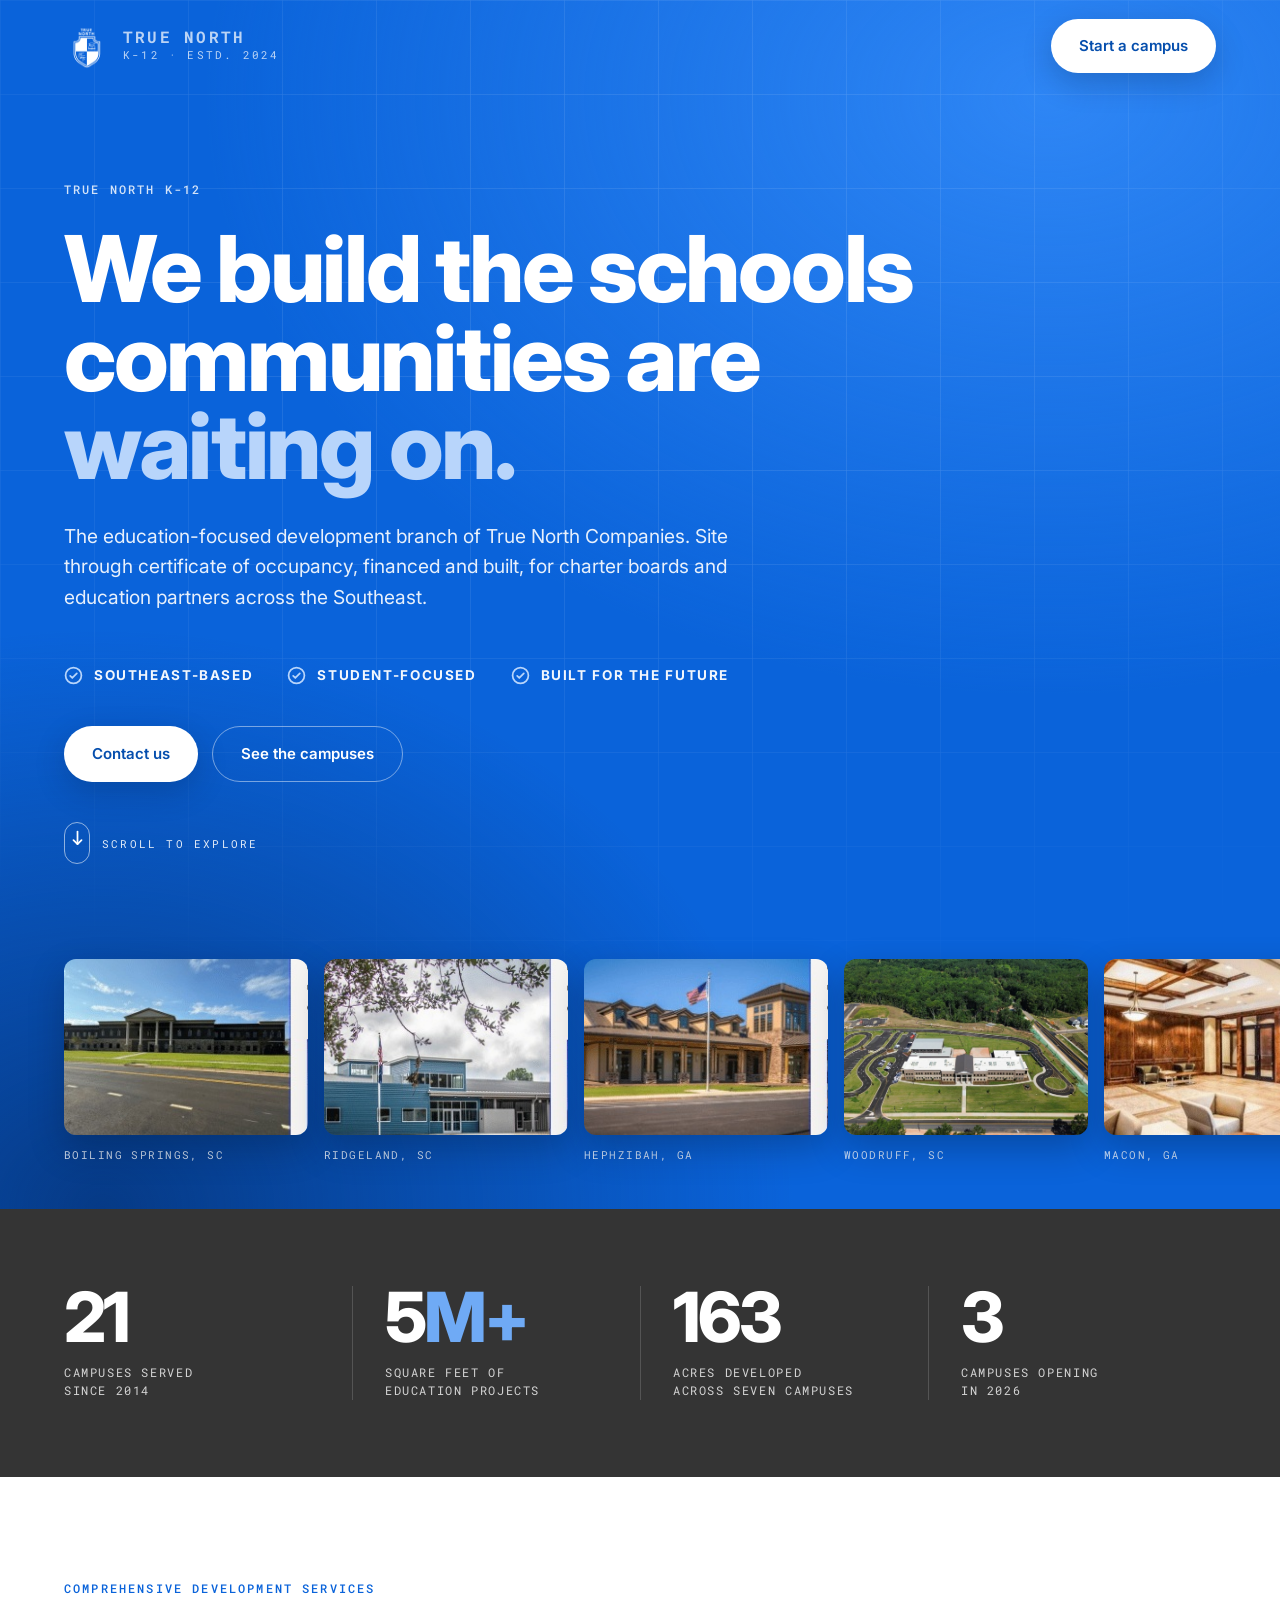
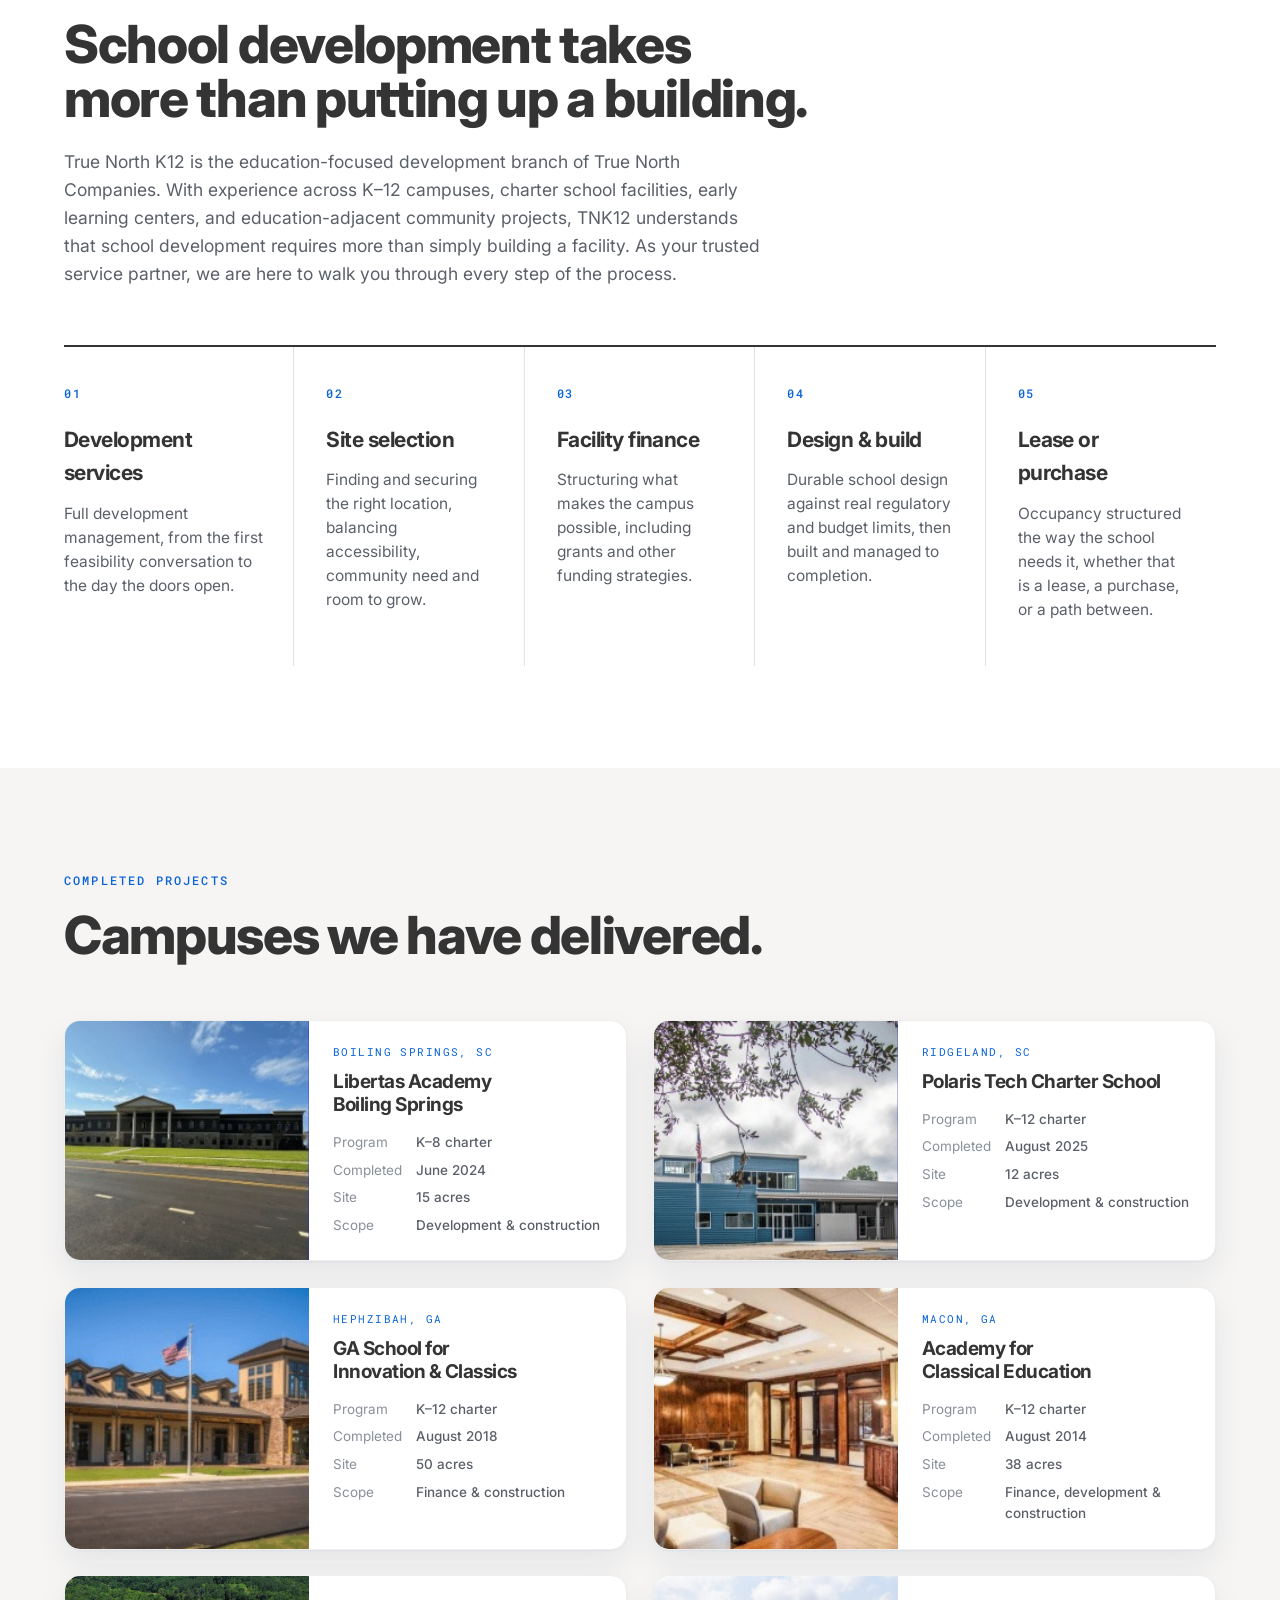
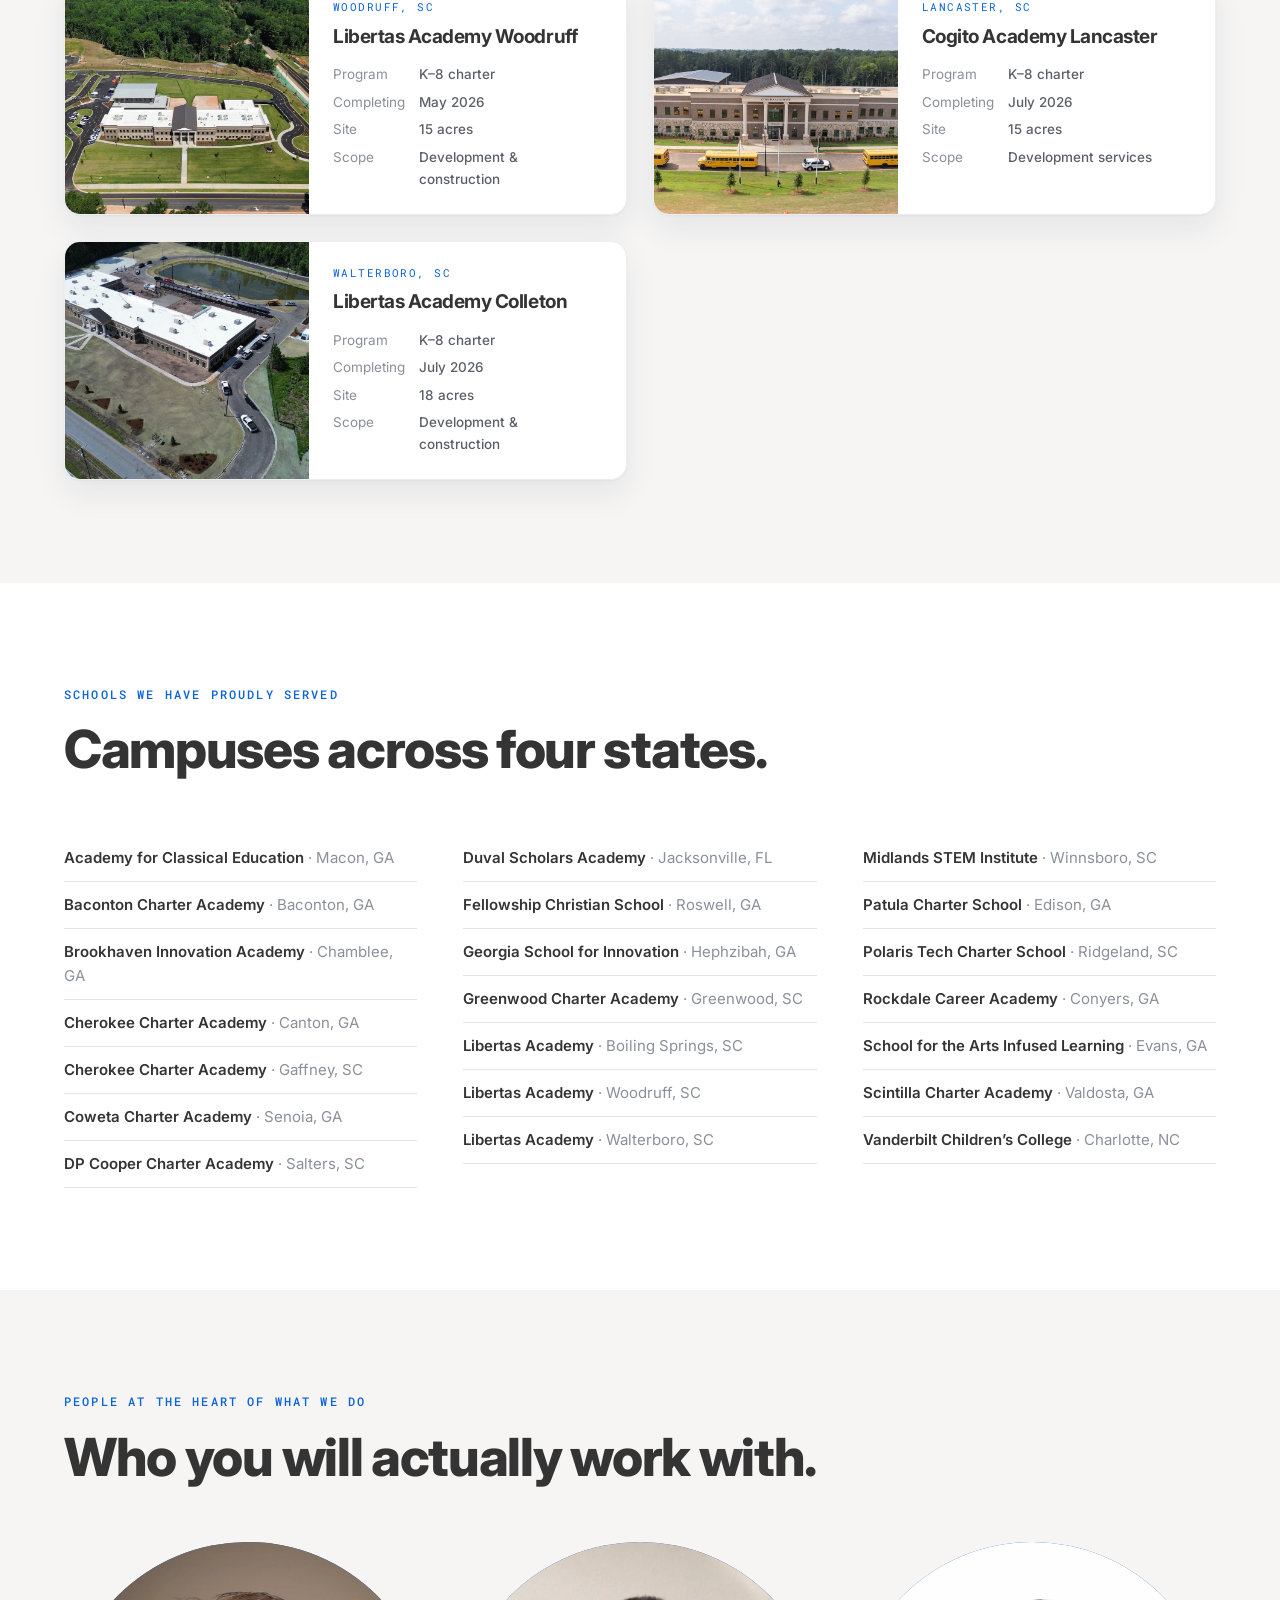
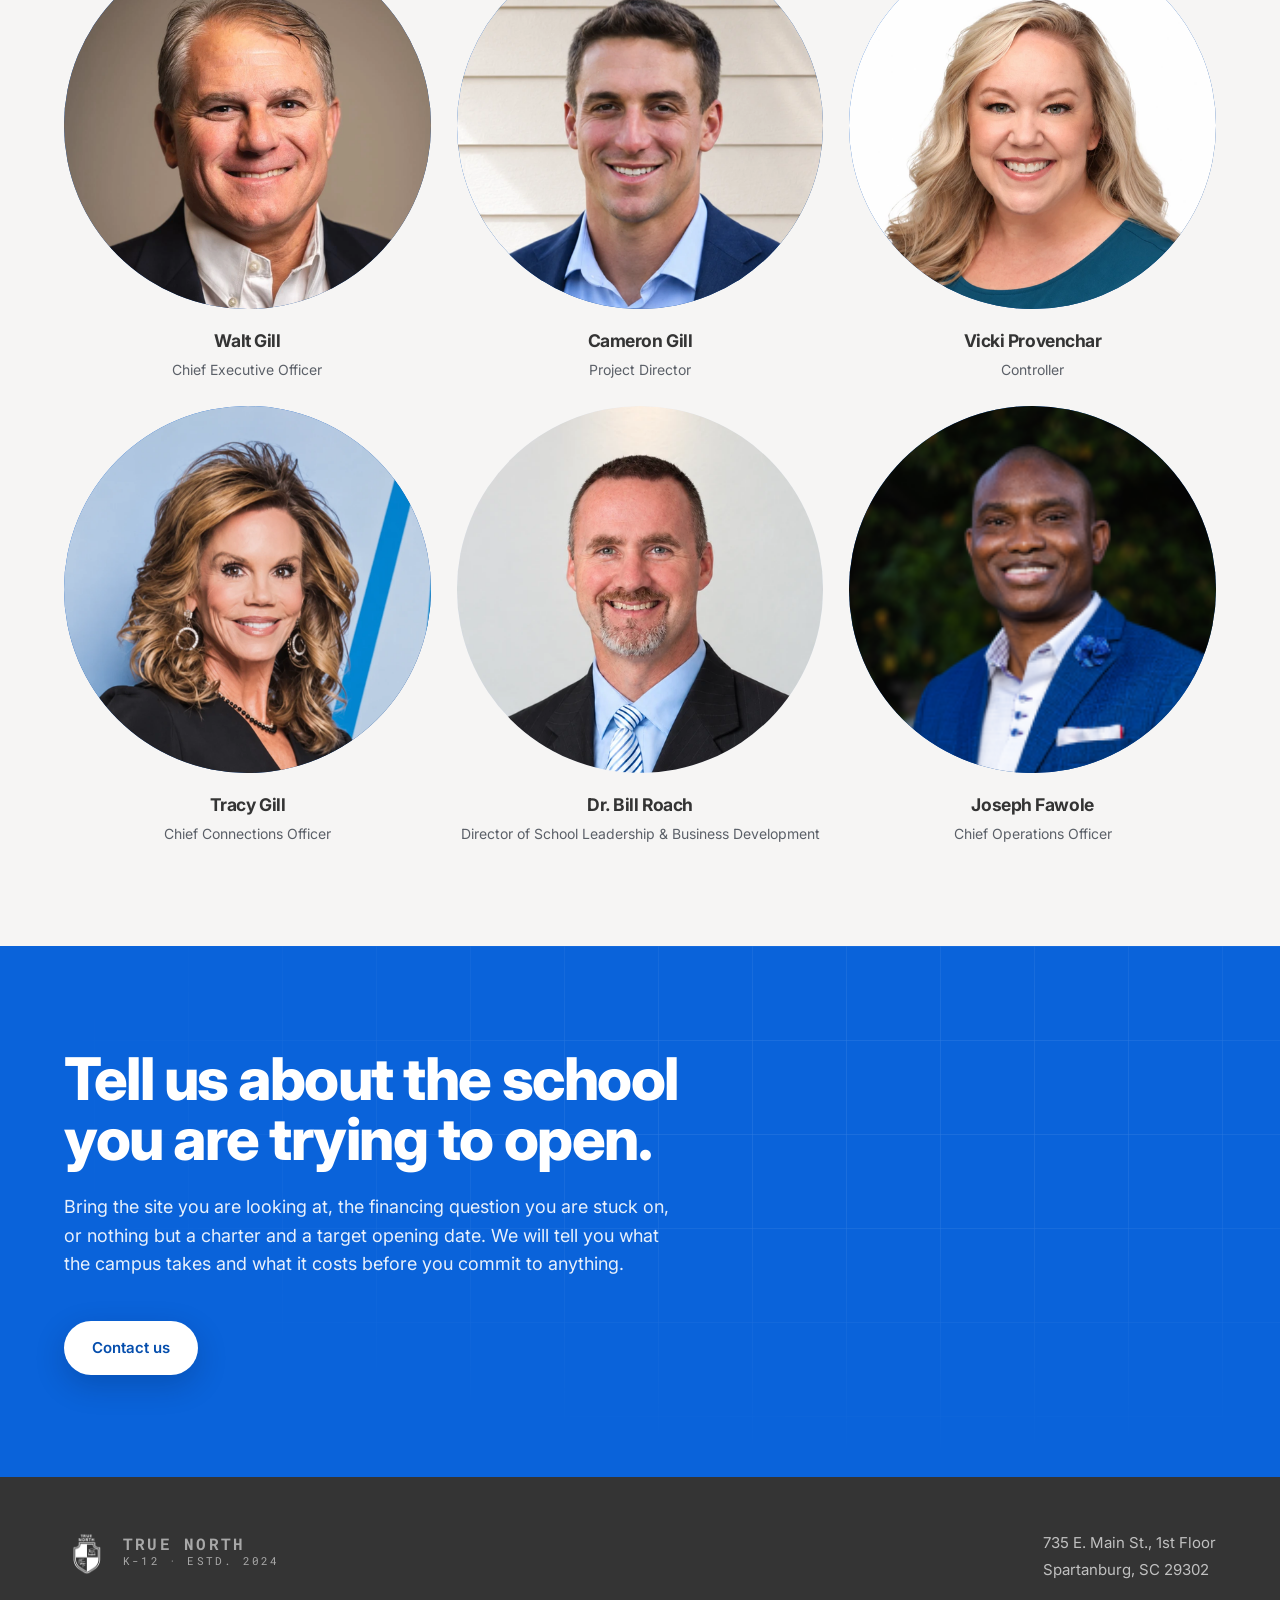
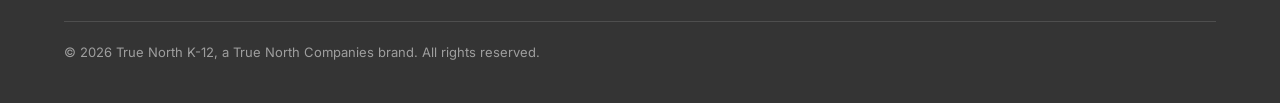
<file: index.html>
<!DOCTYPE html>
<meta charset="utf-8">
<meta name="viewport" content="width=device-width, initial-scale=1">
<title>True North K-12</title>
<meta name="description" content="True North K-12 is the education-focused development branch of True North Companies. Site selection, facility finance, design and build, and lease or purchase options for charter schools across the Southeast.">
<link rel="canonical" href="https://truenorth-k12.com/">

<meta property="og:type" content="website">
<meta property="og:site_name" content="True North K-12">
<meta property="og:url" content="https://truenorth-k12.com/">
<meta property="og:title" content="True North K-12">
<meta property="og:description" content="True North K-12 is the education-focused development branch of True North Companies. Site selection, facility finance, design and build, and lease or purchase options for charter schools across the Southeast.">
<meta property="og:image" content="https://truenorth-k12.com/assets/og-card.jpg">
<meta property="og:image:type" content="image/jpeg">
<meta property="og:image:width" content="1200">
<meta property="og:image:height" content="630">
<meta property="og:image:alt" content="True North K-12. We build the schools communities are waiting on.">

<meta name="twitter:card" content="summary_large_image">
<meta name="twitter:title" content="True North K-12">
<meta name="twitter:description" content="True North K-12 is the education-focused development branch of True North Companies. Site selection, facility finance, design and build, and lease or purchase options for charter schools across the Southeast.">
<meta name="twitter:image" content="https://truenorth-k12.com/assets/og-card.jpg">

<link rel="icon" type="image/png" href="assets/tnk12-shield.png">
<link rel="preconnect" href="https://fonts.googleapis.com">
<link rel="preconnect" href="https://fonts.gstatic.com" crossorigin>
<link rel="stylesheet" href="https://fonts.googleapis.com/css2?family=Inter:wght@300;400;500;600;700;800;900&family=Roboto+Mono:wght@400;500&display=swap">

<style>
  /* ===========================================================
     True North K-12 — TNK12 Canva brand kit.
     cobalt #0A63DA · deep #054EAD · charcoal #343434
     paper #F6F6F6 · warm ground #F6F5F4.   Light mode only.
     =========================================================== */
  :root {
    --cobalt:      #0A63DA;
    --cobalt-deep: #054EAD;
    --cobalt-dark: #073A80;
    --cobalt-lift: #3D8BF0;
    --cobalt-wash: #EAF1FD;

    --ink:       #343434;
    --ink-soft:  #5B6068;
    --ink-faint: #8A9099;

    --ground:     #FFFFFF;
    --ground-alt: #F6F5F4;
    --paper:      #F6F6F6;
    --rule:       #E4E3E1;
    --rule-soft:  #EFEEEC;

    --face: "Inter", "Segoe UI", Helvetica, Arial, sans-serif;
    --mono: "Roboto Mono", "SF Mono", Consolas, monospace;

    --measure: 64ch;
    --shell: 1560px;
  }

  * , *::before, *::after { box-sizing: border-box; }

  body {
    margin: 0;
    background: var(--ground);
    color: var(--ink);
    font-family: var(--face);
    font-size: 17px;
    line-height: 1.6;
    -webkit-font-smoothing: antialiased;
    text-rendering: optimizeLegibility;
    overflow-x: hidden;
  }
  h1, h2, h3 { margin: 0; text-wrap: balance; letter-spacing: -0.025em; }
  p { margin: 0; }
  img { max-width: 100%; display: block; }
  a { color: var(--cobalt); text-underline-offset: 3px; }
  :focus-visible { outline: 2px solid var(--cobalt-lift); outline-offset: 3px; border-radius: 3px; }

  .shell { width: 100%; max-width: var(--shell); margin-inline: auto; padding-inline: clamp(20px, 5vw, 68px); }

  .eyebrow {
    font-family: var(--mono); font-size: 12px; font-weight: 500;
    letter-spacing: .18em; text-transform: uppercase; color: var(--cobalt);
  }

  .btn {
    display: inline-flex; align-items: center; gap: 10px;
    padding: 15px 28px; border-radius: 999px;
    font-size: 15px; font-weight: 600; text-decoration: none;
    transition: transform .18s ease, background .18s ease, box-shadow .18s ease;
  }
  .btn svg { width: 16px; height: 16px; }
  .btn--on-cobalt { background: #FFFFFF; color: var(--cobalt-deep); box-shadow: 0 10px 30px rgba(3,24,56,.22); }
  .btn--on-cobalt:hover { transform: translateY(-2px); background: var(--paper); }
  .btn--solid { background: var(--cobalt); color: #FFFFFF; box-shadow: 0 10px 28px rgba(10,99,218,.26); }
  .btn--solid:hover { transform: translateY(-2px); background: var(--cobalt-deep); }
  .btn--wire { border: 1px solid rgba(255,255,255,.45); color: #FFFFFF; }
  .btn--wire:hover { border-color: #FFFFFF; background: rgba(255,255,255,.1); }

  /* ---------------- masthead, no tabs ---------------- */
  .masthead { position: absolute; inset: 0 0 auto; z-index: 30; }
  .masthead__row { display: flex; align-items: center; gap: 20px; min-height: 92px; }
  .lockup { display: flex; align-items: center; gap: 13px; text-decoration: none; color: #FFFFFF; }
  .lockup img { width: 46px; height: 46px; flex: none; }
  .lockup b { display: block; font-size: 16px; font-weight: 700; letter-spacing: .14em; line-height: 1.1; }
  .lockup span { display: block; font-family: var(--mono); font-size: 11px; letter-spacing: .2em; color: rgba(255,255,255,.72); }
  .masthead .btn { margin-left: auto; }
  @media (max-width: 560px) { .masthead .btn { padding: 12px 18px; font-size: 13.5px; } }

  /* ---------------- hero ---------------- */
  .hero {
    position: relative; isolation: isolate;
    background: var(--cobalt);
    color: #FFFFFF;
    padding: clamp(150px, 20vh, 210px) 0 0;
    overflow: hidden;
  }
  .hero::before {
    content: ""; position: absolute; inset: 0; z-index: -2;
    background:
      radial-gradient(120% 90% at 82% 8%, #2E86F5 0%, rgba(46,134,245,0) 55%),
      radial-gradient(90% 80% at 8% 100%, #063A86 0%, rgba(6,58,134,0) 60%),
      var(--cobalt);
  }
  /* fine engineering grid, drawn not imported */
  .hero::after {
    content: ""; position: absolute; inset: 0; z-index: -1; opacity: .16;
    background-image:
      linear-gradient(rgba(255,255,255,.55) 1px, transparent 1px),
      linear-gradient(90deg, rgba(255,255,255,.55) 1px, transparent 1px);
    background-size: 94px 94px;
    mask-image: radial-gradient(110% 80% at 50% 25%, #000 25%, transparent 78%);
  }

  .hero__inner { position: relative; }
  .hero h1 {
    font-size: clamp(44px, 7.2vw, 104px);
    font-weight: 800;
    line-height: .96;
    max-width: 20ch;
  }
  .hero h1 em { font-style: normal; color: #B8D5FB; }
  .hero__eyebrow { color: rgba(255,255,255,.82); margin-bottom: 26px; }
  .hero__lede { margin-top: 30px; max-width: 58ch; font-size: clamp(17px, 1.5vw, 21px); color: rgba(255,255,255,.9); }
  .hero__cta { margin-top: 40px; display: flex; flex-wrap: wrap; gap: 14px; }

  .hero__claims {
    margin: 52px 0 0; padding: 0; list-style: none;
    display: flex; flex-wrap: wrap; gap: 12px 34px;
  }
  .hero__claims li {
    display: flex; align-items: center; gap: 11px;
    font-size: 13.5px; font-weight: 700; letter-spacing: .12em; text-transform: uppercase;
    color: rgba(255,255,255,.95);
  }
  .hero__claims svg { width: 19px; height: 19px; color: #B8D5FB; flex: none; }

  /* campus rail riding the bottom of the hero */
  .rail { margin-top: clamp(48px, 7vw, 86px); padding-bottom: 46px; padding-left: clamp(20px, 5vw, 68px); }
  .rail__track { display: flex; gap: 16px; width: max-content; animation: slide 46s linear infinite; }
  .rail__set { display: flex; gap: 16px; }
  .rail:hover .rail__track, .rail:focus-within .rail__track { animation-play-state: paused; }
  .rail figure { margin: 0; width: 244px; flex: none; position: relative; }
  .rail__shot { position: relative; border-radius: 12px; overflow: hidden; box-shadow: 0 14px 34px rgba(3,20,48,.3); }
  .rail img { width: 244px; height: 176px; object-fit: cover; display: block; transition: transform .3s ease; }
  .rail__name {
    position: absolute; inset: 0; display: grid; align-content: end; gap: 4px;
    padding: 16px 16px 15px;
    background: linear-gradient(to top, rgba(4,26,58,.94) 0%, rgba(4,26,58,.72) 45%, rgba(4,26,58,0) 100%);
    color: #FFFFFF; opacity: 0; transition: opacity .22s ease;
  }
  .rail__name b { font-size: 15px; font-weight: 700; line-height: 1.22; letter-spacing: -.01em; }
  .rail__name i { font-style: normal; font-family: var(--mono); font-size: 10.5px; letter-spacing: .12em; text-transform: uppercase; color: #B8D5FB; }
  .rail figure:hover .rail__name, .rail figure:focus-within .rail__name { opacity: 1; }
  .rail figure:hover img { transform: scale(1.05); }
  .rail figcaption { margin-top: 11px; font-family: var(--mono); font-size: 11px; letter-spacing: .13em; text-transform: uppercase; color: rgba(255,255,255,.78); }
  @keyframes slide { from { transform: translateX(0); } to { transform: translateX(calc(-244px * 7 - 16px * 7)); } }
  @media (prefers-reduced-motion: reduce) {
    .rail__track { animation: none; overflow-x: auto; width: 100%; padding-bottom: 8px; }
  }

  /* ---------------- figures band ---------------- */
  .figures { background: var(--ink); color: var(--paper); padding: clamp(52px, 6vw, 84px) 0; }
  .figures__grid { display: grid; grid-template-columns: repeat(4, 1fr); gap: 0; }
  @media (max-width: 860px) { .figures__grid { grid-template-columns: repeat(2, 1fr); row-gap: 44px; } }
  @media (max-width: 460px) { .figures__grid { grid-template-columns: 1fr; row-gap: 36px; } }
  .figure { padding: 0 32px; border-left: 1px solid rgba(255,255,255,.16); }
  .figure:first-child { padding-left: 0; border-left: 0; }
  @media (max-width: 860px) { .figure:nth-child(odd) { padding-left: 0; border-left: 0; } }
  @media (max-width: 460px) { .figure { padding-left: 0; border-left: 0; } }
  .figure b { display: block; font-size: clamp(44px, 5.4vw, 76px); font-weight: 800; line-height: .92; letter-spacing: -.045em; color: #FFFFFF; }
  .figure b em { font-style: normal; color: #6FAAF5; }
  .figure span { display: block; margin-top: 14px; font-family: var(--mono); font-size: 11.5px; line-height: 1.6; letter-spacing: .14em; text-transform: uppercase; color: rgba(246,246,246,.82); }

  /* ---------------- generic band ---------------- */
  .band { padding: clamp(66px, 8vw, 116px) 0; }
  .band--alt { background: var(--ground-alt); }
  .band__head { max-width: 920px; margin-bottom: clamp(38px, 4.5vw, 64px); }
  .band__head h2 { margin-top: 18px; font-size: clamp(31px, 4.1vw, 58px); font-weight: 800; line-height: 1.04; }
  .band__head .sub { margin-top: 22px; max-width: var(--measure); color: var(--ink-soft); font-size: 17.5px; }

  /* services */
  .svc { display: grid; grid-template-columns: repeat(5, 1fr); gap: 0; border-top: 2px solid var(--ink); }
  @media (max-width: 1100px) { .svc { grid-template-columns: repeat(2, 1fr); } }
  @media (max-width: 620px)  { .svc { grid-template-columns: 1fr; } }
  .svc article { padding: 32px 30px 44px 0; border-right: 1px solid var(--rule); }
  .svc article + article { padding-left: 32px; }
  .svc article:last-child { border-right: 0; }
  @media (max-width: 1100px) { .svc article { border-right: 0; border-bottom: 1px solid var(--rule); padding-right: 20px; }
                              .svc article + article { padding-left: 0; } }
  .svc b { font-family: var(--mono); font-size: 12px; font-weight: 500; letter-spacing: .14em; color: var(--cobalt); }
  .svc h3 { margin-top: 16px; font-size: 21px; font-weight: 700; }
  .svc p { margin-top: 12px; color: var(--ink-soft); font-size: 15.5px; line-height: 1.55; }

  /* campuses */
  .campus-grid { display: grid; grid-template-columns: repeat(2, 1fr); gap: clamp(18px, 2vw, 26px); }
  @media (max-width: 1060px) { .campus-grid { grid-template-columns: 1fr; } }

  .campus { background: var(--ground); border-radius: 16px; overflow: hidden; border: 1px solid var(--rule-soft);
            box-shadow: 0 1px 2px rgba(10,99,218,.05), 0 14px 32px rgba(8,33,63,.07);
            transition: transform .2s ease, box-shadow .2s ease; }
  .campus:hover { transform: translateY(-4px); box-shadow: 0 1px 2px rgba(10,99,218,.07), 0 22px 44px rgba(8,33,63,.13); }
  .campus { display: flex; align-items: stretch; }
  /* real campus photography is 1400px wide; the placeholders it is replacing are 252px */
  .campus img { width: clamp(132px, 26vw, 244px); height: auto; align-self: stretch; object-fit: cover; flex: none; }
  .campus__body { padding: 22px 24px 24px; min-width: 0; }
  .campus__loc { font-family: var(--mono); font-size: 11px; letter-spacing: .13em; text-transform: uppercase; color: var(--cobalt); }
  .campus h3 { margin-top: 9px; font-size: 19px; font-weight: 700; line-height: 1.22; }
  .campus dl { margin: 16px 0 0; display: grid; grid-template-columns: auto 1fr; gap: 6px 14px; font-size: 13.5px; }
  .campus dt { color: var(--ink-faint); }
  .campus dd { margin: 0; color: var(--ink-soft); font-weight: 500; }

  /* served list */
  .served { columns: 3; column-gap: 46px; margin: 0; padding: 0; list-style: none; }
  @media (max-width: 900px) { .served { columns: 2; } }
  @media (max-width: 560px) { .served { columns: 1; } }
  .served li { break-inside: avoid; padding: 11px 0; border-bottom: 1px solid var(--rule); font-size: 15px; }
  .served li b { font-weight: 600; }
  .served li span { color: var(--ink-faint); }

  /* team */
  .team-grid { display: grid; grid-template-columns: repeat(6, 1fr); gap: clamp(16px, 2vw, 30px); }
  /* 6 people, so the row must break to a divisor of 6 or the last row orphans.
     The 6-up band ends at 1280 rather than 1080: below that the discs fall under
     ~170px, and the previous 5-up layout never went below ~213px. */
  @media (max-width: 1280px) { .team-grid { grid-template-columns: repeat(3, 1fr); } }
  @media (max-width: 600px)  { .team-grid { grid-template-columns: repeat(2, 1fr); } }
  .who { text-align: center; }
  .who__disc { width: 100%; aspect-ratio: 1; border-radius: 50%; overflow: hidden; background: var(--cobalt-wash); position: relative; }
  .who__disc img { width: 100%; height: 100%; object-fit: cover; }
  .who__shot { position: absolute; inset: 0; }
  /* The headshots are framed to each person's height, so the eyeline lands in a
     different place in every file. Walt, Cameron and Bill are cropped to a 45%
     eyeline in the file itself. Keep zoom >= 1 + 2*|lift| or a crescent shows at
     the bottom. */
  .who__disc--roach  img { transform: scale(1.10) translateY(-3.2%); }
  /* Joseph is still a circle-masked thumbnail, so its soft mask edge stops a hair
     inside the disc and the cobalt monogram behind leaks as a thin ring at the rim.
     A small overfill covers it. Same law as above: zoom >= 1 + 2*|lift|, lift is 0 here.
     Cameron, Vicki and Tracy needed this too until their full-frame photographs
     arrived. All three are now plain squares cropped to the 45% eyeline like Walt and
     Bill, so each covers the disc on its own. */
  .who__disc--fawole img { transform: scale(1.045); }
  .who__mono { position: absolute; inset: 0; display: grid; place-items: center;
               background: linear-gradient(150deg, var(--cobalt) 0%, var(--cobalt-dark) 100%);
               color: #FFFFFF; font-size: clamp(26px, 3.2vw, 40px); font-weight: 700; letter-spacing: .04em; }
  .who h3 { margin-top: 18px; font-size: 17.5px; font-weight: 700; }
  .who p { margin-top: 5px; font-size: 14px; color: var(--ink-soft); line-height: 1.45; }

  /* close */
  .close { background: var(--cobalt); color: #FFFFFF; padding: clamp(66px, 8vw, 118px) 0; position: relative; overflow: hidden; }
  .close::after {
    content: ""; position: absolute; inset: 0; opacity: .14;
    background-image: linear-gradient(rgba(255,255,255,.5) 1px, transparent 1px), linear-gradient(90deg, rgba(255,255,255,.5) 1px, transparent 1px);
    background-size: 94px 94px;
    mask-image: radial-gradient(90% 90% at 70% 30%, #000 20%, transparent 75%);
  }
  .close .shell { position: relative; z-index: 1; }
  .close h2 { font-size: clamp(31px, 4.6vw, 62px); font-weight: 800; line-height: 1.02; max-width: 18ch; }
  .close p { margin-top: 24px; max-width: 56ch; font-size: 18px; color: rgba(255,255,255,.9); }
  .close__cta { margin-top: 42px; }

  /* one-page affordance */
  .progress {
    position: fixed; top: 0; left: 0; height: 3px; width: 100%;
    transform: scaleX(0); transform-origin: 0 50%;
    background: var(--cobalt); z-index: 60; pointer-events: none;
    transition: opacity .2s ease; opacity: 0;
  }
  .progress.is-on { opacity: 1; }

  .scroll-cue {
    margin-top: 40px; display: inline-flex; align-items: center; gap: 12px;
    background: none; border: 0; padding: 0; cursor: pointer;
    font-family: var(--mono); font-size: 11px; letter-spacing: .2em; text-transform: uppercase;
    color: rgba(255,255,255,.88);
  }
  .scroll-cue:hover { color: #FFFFFF; }
  .scroll-cue span {
    width: 26px; height: 42px; border: 1.5px solid rgba(255,255,255,.55); border-radius: 999px;
    position: relative; flex: none; overflow: hidden;
  }
  .scroll-cue span svg {
    position: absolute; left: 50%; top: 7px; width: 11px; height: 19px;
    margin-left: -5.5px; color: #FFFFFF;
    animation: wheel 1.9s ease-in-out infinite;
  }
  @keyframes wheel { 0% { opacity: 0; transform: translateY(0); } 22% { opacity: 1; } 70% { opacity: 0; transform: translateY(11px); } 100% { opacity: 0; } }
  @media (prefers-reduced-motion: reduce) { .scroll-cue span svg { animation: none; } }

  .to-top {
    position: fixed; right: 22px; bottom: 22px; z-index: 55;
    display: inline-flex; align-items: center; gap: 8px;
    padding: 12px 18px; border-radius: 999px; border: 0; cursor: pointer;
    background: var(--cobalt); color: #FFFFFF; font-family: var(--face);
    font-size: 13px; font-weight: 600; box-shadow: 0 10px 28px rgba(8,33,63,.28);
    opacity: 0; pointer-events: none; transform: translateY(10px);
    transition: opacity .22s ease, transform .22s ease;
  }
  .to-top.is-on { opacity: 1; pointer-events: auto; transform: none; }
  .to-top svg { width: 15px; height: 15px; }

  /* footer */
  .foot { background: var(--ink); color: var(--paper); padding: 52px 0 40px; }
  .foot__row { display: flex; flex-wrap: wrap; gap: 28px 60px; justify-content: space-between; align-items: flex-start; }
  .foot .lockup { color: var(--paper); }
  .foot .lockup span { color: rgba(246,246,246,.6); }
  .foot address { font-style: normal; font-size: 15px; line-height: 1.8; color: rgba(246,246,246,.72); }
  .foot__legal { margin-top: 38px; padding-top: 20px; border-top: 1px solid rgba(255,255,255,.13); font-size: 13px; color: rgba(246,246,246,.55); }
</style>

<header class="masthead">
  <div class="shell masthead__row">
    <a class="lockup" href="#top" aria-label="True North K-12, home">
      <img src="assets/tnk12-shield-white.png" alt="" width="46" height="46">
      <span style="display:block">
        <b>TRUE NORTH</b>
        <span>K-12 &middot; ESTD. 2024</span>
      </span>
    </a>
    <a class="btn btn--on-cobalt" href="contact.html">Start a campus</a>
  </div>
</header>

<div class="progress" id="progress" aria-hidden="true"></div>

<main id="top">

  <!-- ===================== HERO ===================== -->
  <section class="hero">
    <div class="shell hero__inner">
      <p class="eyebrow hero__eyebrow">True North K-12</p>
      <h1>We build the schools<br>communities are<br><em>waiting on.</em></h1>
      <p class="hero__lede">
        The education-focused development branch of True North Companies. Site through certificate
        of occupancy, financed and built, for charter boards and education partners across the
        Southeast.
      </p>
      <ul class="hero__claims">
        <li><svg viewBox="0 0 24 24" fill="none" stroke="currentColor" stroke-width="2.2" stroke-linecap="round" stroke-linejoin="round" aria-hidden="true"><circle cx="12" cy="12" r="10"/><path d="M7.8 12.4l2.7 2.7L16.2 9.4"/></svg>Southeast-based</li>
        <li><svg viewBox="0 0 24 24" fill="none" stroke="currentColor" stroke-width="2.2" stroke-linecap="round" stroke-linejoin="round" aria-hidden="true"><circle cx="12" cy="12" r="10"/><path d="M7.8 12.4l2.7 2.7L16.2 9.4"/></svg>Student-focused</li>
        <li><svg viewBox="0 0 24 24" fill="none" stroke="currentColor" stroke-width="2.2" stroke-linecap="round" stroke-linejoin="round" aria-hidden="true"><circle cx="12" cy="12" r="10"/><path d="M7.8 12.4l2.7 2.7L16.2 9.4"/></svg>Built for the future</li>
      </ul>
      <div class="hero__cta">
        <a class="btn btn--on-cobalt" href="contact.html">Contact us</a>
        <a class="btn btn--wire" href="#campuses">See the campuses</a>
      </div>
      <button class="scroll-cue" id="scrollCue" type="button">
        <span aria-hidden="true"><svg viewBox="0 0 12 20" fill="none" stroke="currentColor" stroke-width="1.9" stroke-linecap="round" stroke-linejoin="round"><path d="M6 1.4v13.4"/><path d="M1.6 10.6L6 15.1l4.4-4.5"/></svg></span>Scroll to explore
      </button>
    </div>

    <div class="rail" aria-label="Campuses developed by True North K-12">
      <div class="rail__track">
        <div class="rail__set">
          <figure tabindex="0">
            <div class="rail__shot">
              <img src="assets/campus-boiling-springs.jpg" alt="Libertas Academy Boiling Springs" loading="lazy">
              <span class="rail__name"><i>Boiling Springs, SC</i><b>Libertas Academy Boiling Springs</b></span>
            </div>
            <figcaption>BOILING SPRINGS, SC</figcaption>
          </figure>
          <figure tabindex="0">
            <div class="rail__shot">
              <img src="assets/campus-ridgeland.jpg" alt="Polaris Tech Charter School" loading="lazy">
              <span class="rail__name"><i>Ridgeland, SC</i><b>Polaris Tech Charter School</b></span>
            </div>
            <figcaption>RIDGELAND, SC</figcaption>
          </figure>
          <figure tabindex="0">
            <div class="rail__shot">
              <img src="assets/campus-hephzibah.jpg" alt="GA School for Innovation & Classics" loading="lazy">
              <span class="rail__name"><i>Hephzibah, GA</i><b>GA School for Innovation &amp; Classics</b></span>
            </div>
            <figcaption>HEPHZIBAH, GA</figcaption>
          </figure>
          <figure tabindex="0">
            <div class="rail__shot">
              <img src="assets/campus-woodruff.jpg" alt="Libertas Academy Woodruff" loading="lazy">
              <span class="rail__name"><i>Woodruff, SC</i><b>Libertas Academy Woodruff</b></span>
            </div>
            <figcaption>WOODRUFF, SC</figcaption>
          </figure>
          <figure tabindex="0">
            <div class="rail__shot">
              <img src="assets/campus-macon.jpg" alt="Academy for Classical Education" loading="lazy">
              <span class="rail__name"><i>Macon, GA</i><b>Academy for Classical Education</b></span>
            </div>
            <figcaption>MACON, GA</figcaption>
          </figure>
          <figure tabindex="0">
            <div class="rail__shot">
              <img src="assets/campus-lancaster.jpg" alt="Cogito Academy Lancaster" loading="lazy">
              <span class="rail__name"><i>Lancaster, SC</i><b>Cogito Academy Lancaster</b></span>
            </div>
            <figcaption>LANCASTER, SC</figcaption>
          </figure>
          <figure tabindex="0">
            <div class="rail__shot">
              <img src="assets/campus-colleton.jpg" alt="Libertas Academy Colleton" loading="lazy">
              <span class="rail__name"><i>Walterboro, SC</i><b>Libertas Academy Colleton</b></span>
            </div>
            <figcaption>WALTERBORO, SC</figcaption>
          </figure>
        </div>
        <div class="rail__set" aria-hidden="true">
          <figure tabindex="0">
            <div class="rail__shot">
              <img src="assets/campus-boiling-springs.jpg" alt="" loading="lazy">
              <span class="rail__name"><i>Boiling Springs, SC</i><b>Libertas Academy Boiling Springs</b></span>
            </div>
            <figcaption>BOILING SPRINGS, SC</figcaption>
          </figure>
          <figure tabindex="0">
            <div class="rail__shot">
              <img src="assets/campus-ridgeland.jpg" alt="" loading="lazy">
              <span class="rail__name"><i>Ridgeland, SC</i><b>Polaris Tech Charter School</b></span>
            </div>
            <figcaption>RIDGELAND, SC</figcaption>
          </figure>
          <figure tabindex="0">
            <div class="rail__shot">
              <img src="assets/campus-hephzibah.jpg" alt="" loading="lazy">
              <span class="rail__name"><i>Hephzibah, GA</i><b>GA School for Innovation &amp; Classics</b></span>
            </div>
            <figcaption>HEPHZIBAH, GA</figcaption>
          </figure>
          <figure tabindex="0">
            <div class="rail__shot">
              <img src="assets/campus-woodruff.jpg" alt="" loading="lazy">
              <span class="rail__name"><i>Woodruff, SC</i><b>Libertas Academy Woodruff</b></span>
            </div>
            <figcaption>WOODRUFF, SC</figcaption>
          </figure>
          <figure tabindex="0">
            <div class="rail__shot">
              <img src="assets/campus-macon.jpg" alt="" loading="lazy">
              <span class="rail__name"><i>Macon, GA</i><b>Academy for Classical Education</b></span>
            </div>
            <figcaption>MACON, GA</figcaption>
          </figure>
          <figure tabindex="0">
            <div class="rail__shot">
              <img src="assets/campus-lancaster.jpg" alt="" loading="lazy">
              <span class="rail__name"><i>Lancaster, SC</i><b>Cogito Academy Lancaster</b></span>
            </div>
            <figcaption>LANCASTER, SC</figcaption>
          </figure>
          <figure tabindex="0">
            <div class="rail__shot">
              <img src="assets/campus-colleton.jpg" alt="" loading="lazy">
              <span class="rail__name"><i>Walterboro, SC</i><b>Libertas Academy Colleton</b></span>
            </div>
            <figcaption>WALTERBORO, SC</figcaption>
          </figure>
        </div>
      </div>
    </div>
  </section>

  <!-- ===================== FIGURES ===================== -->
  <section class="figures">
    <div class="shell figures__grid">
      <div class="figure"><b>21</b><span>Campuses served<br>since 2014</span></div>
      <div class="figure"><b>5<em>M+</em></b><span>Square feet of<br>education projects</span></div>
      <div class="figure"><b>163</b><span>Acres developed<br>across seven campuses</span></div>
      <div class="figure"><b>3</b><span>Campuses opening<br>in 2026</span></div>
    </div>
  </section>

  <!-- ===================== WHAT WE DO ===================== -->
  <section class="band">
    <div class="shell">
      <div class="band__head">
        <p class="eyebrow">Comprehensive development services</p>
        <h2>School development takes more than putting up a building.</h2>
        <p class="sub">
          True North K12 is the education-focused development branch of True North Companies. With
          experience across K&ndash;12 campuses, charter school facilities, early learning centers,
          and education-adjacent community projects, TNK12 understands that school development
          requires more than simply building a facility. As your trusted service partner, we are
          here to walk you through every step of the process.
        </p>
      </div>
      <div class="svc">
        <article>
          <b>01</b>
          <h3>Development services</h3>
          <p>Full development management, from the first feasibility conversation to the day the doors open.</p>
        </article>
        <article>
          <b>02</b>
          <h3>Site selection</h3>
          <p>Finding and securing the right location, balancing accessibility, community need and room to grow.</p>
        </article>
        <article>
          <b>03</b>
          <h3>Facility finance</h3>
          <p>Structuring what makes the campus possible, including grants and other funding strategies.</p>
        </article>
        <article>
          <b>04</b>
          <h3>Design &amp; build</h3>
          <p>Durable school design against real regulatory and budget limits, then built and managed to completion.</p>
        </article>
        <article>
          <b>05</b>
          <h3>Lease or purchase</h3>
          <p>Occupancy structured the way the school needs it, whether that is a lease, a purchase, or a path between.</p>
        </article>
      </div>
    </div>
  </section>

  <!-- ===================== CAMPUSES ===================== -->
  <section class="band band--alt" id="campuses">
    <div class="shell">
      <div class="band__head">
        <p class="eyebrow">Completed projects</p>
        <h2>Campuses we have delivered.</h2>
      </div>
      <div class="campus-grid">
        <article class="campus">
          <img src="assets/campus-boiling-springs.jpg" alt="Libertas Academy Boiling Springs" loading="lazy">
          <div class="campus__body">
            <p class="campus__loc">Boiling Springs, SC</p>
            <h3>Libertas Academy Boiling Springs</h3>
            <dl>
              <dt>Program</dt><dd>K&ndash;8 charter</dd>
              <dt>Completed</dt><dd>June 2024</dd>
              <dt>Site</dt><dd>15 acres</dd>
              <dt>Scope</dt><dd>Development &amp; construction</dd>
            </dl>
          </div>
        </article>
        <article class="campus">
          <img src="assets/campus-ridgeland.jpg" alt="Polaris Tech Charter School" loading="lazy">
          <div class="campus__body">
            <p class="campus__loc">Ridgeland, SC</p>
            <h3>Polaris Tech Charter School</h3>
            <dl>
              <dt>Program</dt><dd>K&ndash;12 charter</dd>
              <dt>Completed</dt><dd>August 2025</dd>
              <dt>Site</dt><dd>12 acres</dd>
              <dt>Scope</dt><dd>Development &amp; construction</dd>
            </dl>
          </div>
        </article>
        <article class="campus">
          <img src="assets/campus-hephzibah.jpg" alt="Georgia School for Innovation and Classics" loading="lazy">
          <div class="campus__body">
            <p class="campus__loc">Hephzibah, GA</p>
            <h3>GA School for Innovation &amp; Classics</h3>
            <dl>
              <dt>Program</dt><dd>K&ndash;12 charter</dd>
              <dt>Completed</dt><dd>August 2018</dd>
              <dt>Site</dt><dd>50 acres</dd>
              <dt>Scope</dt><dd>Finance &amp; construction</dd>
            </dl>
          </div>
        </article>
        <article class="campus">
          <img src="assets/campus-macon.jpg" alt="Academy for Classical Education" loading="lazy">
          <div class="campus__body">
            <p class="campus__loc">Macon, GA</p>
            <h3>Academy for Classical Education</h3>
            <dl>
              <dt>Program</dt><dd>K&ndash;12 charter</dd>
              <dt>Completed</dt><dd>August 2014</dd>
              <dt>Site</dt><dd>38 acres</dd>
              <dt>Scope</dt><dd>Finance, development &amp; construction</dd>
            </dl>
          </div>
        </article>
        <article class="campus">
          <img src="assets/campus-woodruff.jpg" alt="Libertas Academy Woodruff" loading="lazy">
          <div class="campus__body">
            <p class="campus__loc">Woodruff, SC</p>
            <h3>Libertas Academy Woodruff</h3>
            <dl>
              <dt>Program</dt><dd>K&ndash;8 charter</dd>
              <dt>Completing</dt><dd>May 2026</dd>
              <dt>Site</dt><dd>15 acres</dd>
              <dt>Scope</dt><dd>Development &amp; construction</dd>
            </dl>
          </div>
        </article>
        <article class="campus">
          <img src="assets/campus-lancaster.jpg" alt="Cogito Academy Lancaster" loading="lazy">
          <div class="campus__body">
            <p class="campus__loc">Lancaster, SC</p>
            <h3>Cogito Academy Lancaster</h3>
            <dl>
              <dt>Program</dt><dd>K&ndash;8 charter</dd>
              <dt>Completing</dt><dd>July 2026</dd>
              <dt>Site</dt><dd>15 acres</dd>
              <dt>Scope</dt><dd>Development services</dd>
            </dl>
          </div>
        </article>
        <article class="campus">
          <img src="assets/campus-colleton.jpg" alt="Libertas Academy Colleton" loading="lazy">
          <div class="campus__body">
            <p class="campus__loc">Walterboro, SC</p>
            <h3>Libertas Academy Colleton</h3>
            <dl>
              <dt>Program</dt><dd>K&ndash;8 charter</dd>
              <dt>Completing</dt><dd>July 2026</dd>
              <dt>Site</dt><dd>18 acres</dd>
              <dt>Scope</dt><dd>Development &amp; construction</dd>
            </dl>
          </div>
        </article>
      </div>
    </div>
  </section>

  <!-- ===================== SCHOOLS SERVED ===================== -->
  <section class="band">
    <div class="shell">
      <div class="band__head">
        <p class="eyebrow">Schools we have proudly served</p>
        <h2>Campuses across four states.</h2>
      </div>
      <ul class="served">
        <li><b>Academy for Classical Education</b> <span>&middot; Macon, GA</span></li>
        <li><b>Baconton Charter Academy</b> <span>&middot; Baconton, GA</span></li>
        <li><b>Brookhaven Innovation Academy</b> <span>&middot; Chamblee, GA</span></li>
        <li><b>Cherokee Charter Academy</b> <span>&middot; Canton, GA</span></li>
        <li><b>Cherokee Charter Academy</b> <span>&middot; Gaffney, SC</span></li>
        <li><b>Coweta Charter Academy</b> <span>&middot; Senoia, GA</span></li>
        <li><b>DP Cooper Charter Academy</b> <span>&middot; Salters, SC</span></li>
        <li><b>Duval Scholars Academy</b> <span>&middot; Jacksonville, FL</span></li>
        <li><b>Fellowship Christian School</b> <span>&middot; Roswell, GA</span></li>
        <li><b>Georgia School for Innovation</b> <span>&middot; Hephzibah, GA</span></li>
        <li><b>Greenwood Charter Academy</b> <span>&middot; Greenwood, SC</span></li>
        <li><b>Libertas Academy</b> <span>&middot; Boiling Springs, SC</span></li>
        <li><b>Libertas Academy</b> <span>&middot; Woodruff, SC</span></li>
        <li><b>Libertas Academy</b> <span>&middot; Walterboro, SC</span></li>
        <li><b>Midlands STEM Institute</b> <span>&middot; Winnsboro, SC</span></li>
        <li><b>Patula Charter School</b> <span>&middot; Edison, GA</span></li>
        <li><b>Polaris Tech Charter School</b> <span>&middot; Ridgeland, SC</span></li>
        <li><b>Rockdale Career Academy</b> <span>&middot; Conyers, GA</span></li>
        <li><b>School for the Arts Infused Learning</b> <span>&middot; Evans, GA</span></li>
        <li><b>Scintilla Charter Academy</b> <span>&middot; Valdosta, GA</span></li>
        <li><b>Vanderbilt Children&rsquo;s College</b> <span>&middot; Charlotte, NC</span></li>
      </ul>
    </div>
  </section>

  <!-- ===================== TEAM ===================== -->
  <section class="band band--alt">
    <div class="shell">
      <div class="band__head">
        <p class="eyebrow">People at the heart of what we do</p>
        <h2>Who you will actually work with.</h2>
      </div>
      <div class="team-grid">
        <article class="who">
          <div class="who__disc"><div class="who__mono">WG</div><img class="who__shot" src="assets/team-gill-walt.png" alt="Walt Gill" loading="lazy" onerror="this.remove()"></div>
          <h3>Walt Gill</h3>
          <p>Chief Executive Officer</p>
        </article>
        <article class="who">
          <div class="who__disc"><div class="who__mono">CG</div><img class="who__shot" src="assets/team-gill-cameron.png" alt="Cameron Gill" loading="lazy" onerror="this.remove()"></div>
          <h3>Cameron Gill</h3>
          <p>Project Director</p>
        </article>
        <article class="who">
          <div class="who__disc"><div class="who__mono">VP</div><img class="who__shot" src="assets/team-provenchar.png" alt="Vicki Provenchar" loading="lazy" onerror="this.remove()"></div>
          <h3>Vicki Provenchar</h3>
          <p>Controller</p>
        </article>
        <article class="who">
          <div class="who__disc"><div class="who__mono">TG</div><img class="who__shot" src="assets/team-gill-tracy.png" alt="Tracy Gill" loading="lazy" onerror="this.remove()"></div>
          <h3>Tracy Gill</h3>
          <p>Chief Connections Officer</p>
        </article>
        <article class="who">
          <div class="who__disc who__disc--roach"><img src="assets/team-roach.png" alt="Dr. Bill Roach" loading="lazy"></div>
          <h3>Dr. Bill Roach</h3>
          <p>Director of School Leadership &amp; Business Development</p>
        </article>
        <article class="who">
          <div class="who__disc who__disc--fawole"><div class="who__mono">JF</div><img class="who__shot" src="assets/team-fawole.png" alt="Joseph Fawole" loading="lazy" onerror="this.remove()"></div>
          <h3>Joseph Fawole</h3>
          <p>Chief Operations Officer</p>
        </article>
      </div>
    </div>
  </section>

  <!-- ===================== CLOSE ===================== -->
  <section class="close" id="contact">
    <div class="shell">
      <h2>Tell us about the school you are trying to open.</h2>
      <p>
        Bring the site you are looking at, the financing question you are stuck on, or nothing but
        a charter and a target opening date. We will tell you what the campus takes and what it
        costs before you commit to anything.
      </p>
      <div class="close__cta">
        <a class="btn btn--on-cobalt" href="contact.html">Contact us</a>
      </div>
    </div>
  </section>

</main>

<footer class="foot">
  <div class="shell">
    <div class="foot__row">
      <a class="lockup" href="#top" aria-label="True North K-12, home">
        <img src="assets/tnk12-shield-white.png" alt="" width="44" height="44">
        <span style="display:block">
          <b>TRUE NORTH</b>
          <span>K-12 &middot; ESTD. 2024</span>
        </span>
      </a>
      <address>
        735 E. Main St., 1st Floor<br>
        Spartanburg, SC 29302
      </address>
    </div>
    <p class="foot__legal">&copy; 2026 True North K-12, a True North Companies brand. All rights reserved.</p>
  </div>
</footer>

<button class="to-top" id="toTop" type="button" aria-label="Back to top">
  <svg viewBox="0 0 24 24" fill="none" stroke="currentColor" stroke-width="2" stroke-linecap="round" stroke-linejoin="round" aria-hidden="true"><path d="M12 19V5"/><path d="M5 12l7-7 7 7"/></svg>
  <span>Top</span>
</button>

<script>
(function () {
  var reduce = window.matchMedia("(prefers-reduced-motion: reduce)").matches;

  /* Following a link from deep in a long page could leave the browser's restored
     scroll position applied to the new document, dropping the reader at the bottom
     of it. Back and forward should still restore, so only force a fresh visit. */
  (function () {
    var e = (performance.getEntriesByType && performance.getEntriesByType("navigation")[0]) || null;
    var back = e ? e.type === "back_forward" : (performance.navigation && performance.navigation.type === 2);
    if (back || location.hash) return;
    if ("scrollRestoration" in history) history.scrollRestoration = "manual";
    var toTop = function () { window.scrollTo(0, 0); };
    toTop();
    window.addEventListener("load", toTop, { once: true });
  })();
  var bar = document.getElementById("progress");
  var top = document.getElementById("toTop");
  var cue = document.getElementById("scrollCue");
  var hero = document.querySelector(".hero");
  var queued = false;

  function update() {
    var se = document.scrollingElement || document.documentElement;
    var max = se.scrollHeight - se.clientHeight;
    var y = window.scrollY || window.pageYOffset || se.scrollTop || 0;
    var past = hero ? y > hero.offsetHeight * 0.55 : y > 400;
    if (bar) {
      bar.style.transform = "scaleX(" + (max > 0 ? y / max : 0) + ")";
      bar.classList.toggle("is-on", past);
    }
    if (top) top.classList.toggle("is-on", past);
    queued = false;
  }
  window.addEventListener("scroll", function () {
    if (!queued) { queued = true; requestAnimationFrame(update); }
  }, { passive: true });
  window.addEventListener("resize", update, { passive: true });
  update();

  if (top) top.addEventListener("click", function () {
    window.scrollTo({ top: 0, behavior: reduce ? "auto" : "smooth" });
  });
  if (cue) cue.addEventListener("click", function () {
    var next = document.querySelector(".figures");
    if (next) next.scrollIntoView({ behavior: reduce ? "auto" : "smooth", block: "start" });
  });
})();
</script>
</file>
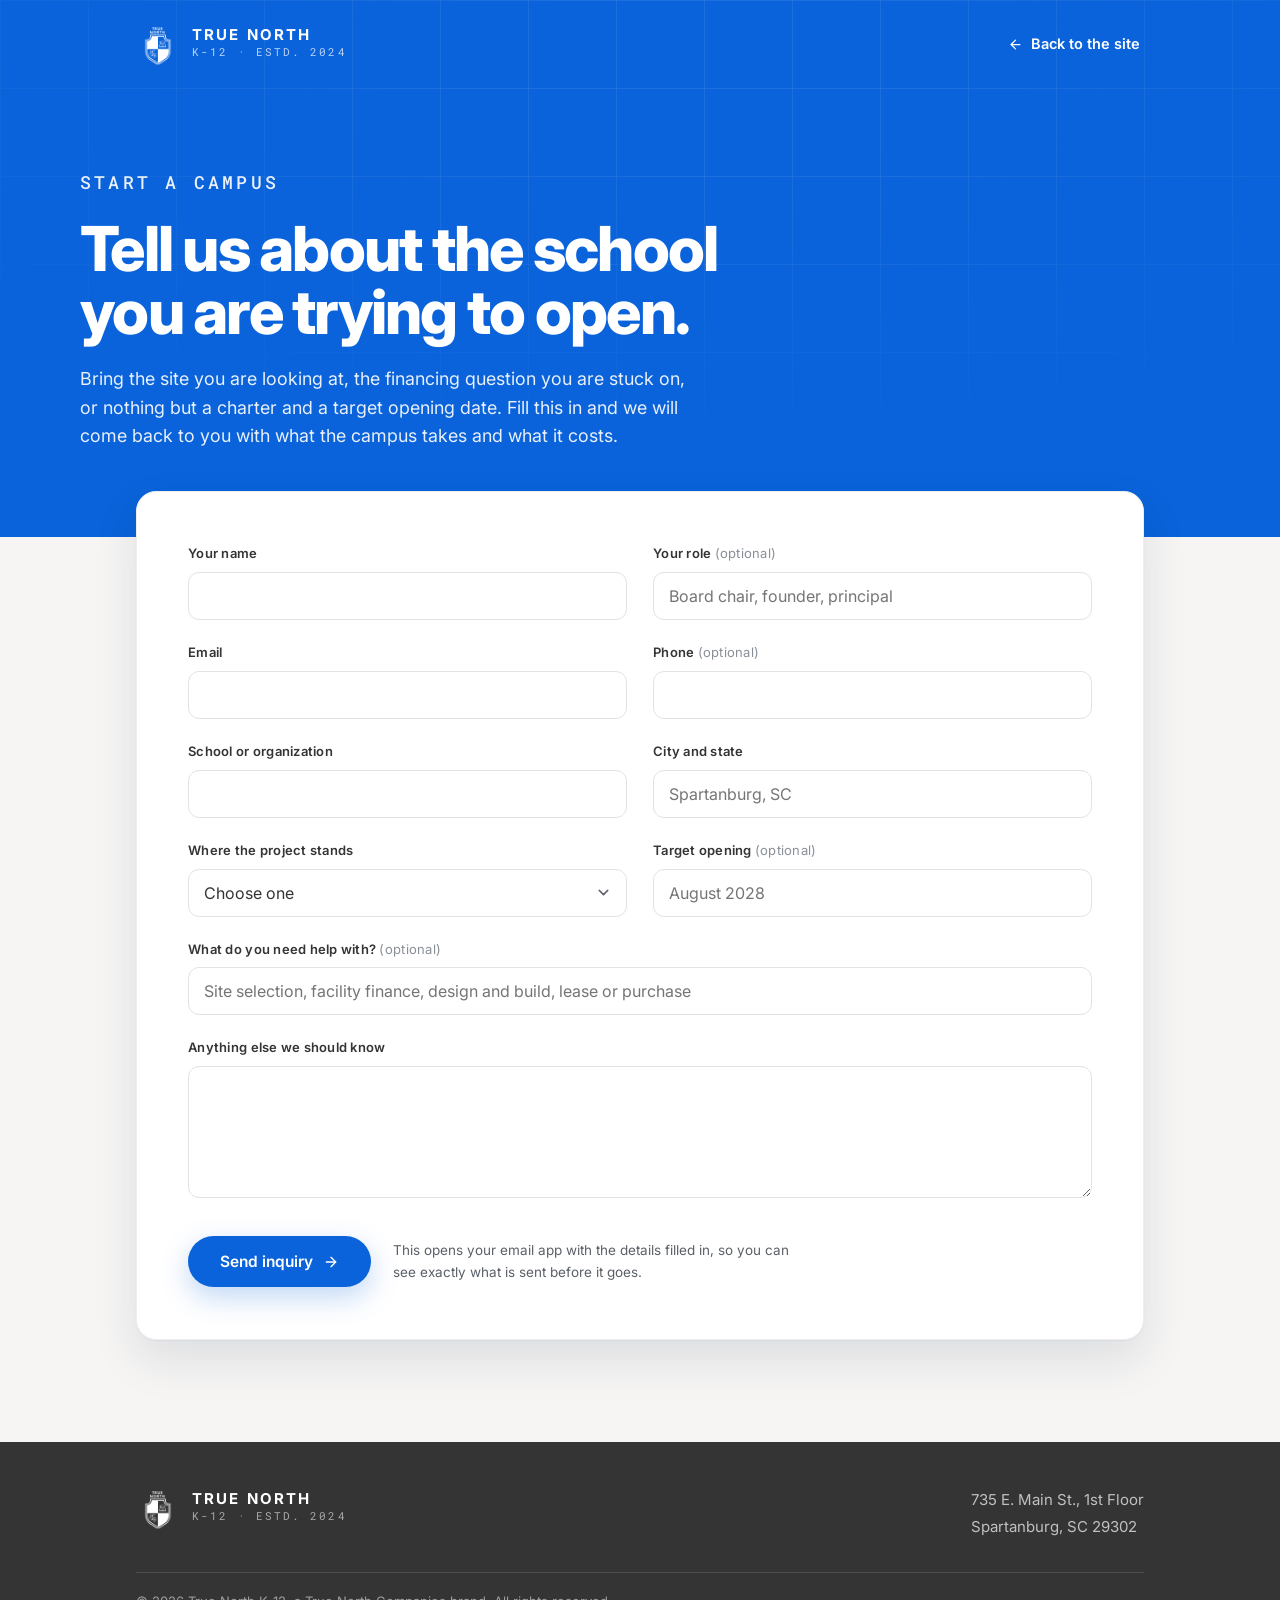
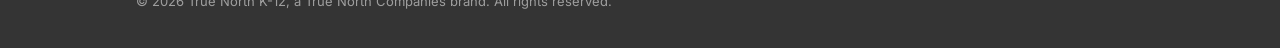
<file: contact.html>
<!DOCTYPE html>
<meta charset="utf-8">
<meta name="viewport" content="width=device-width, initial-scale=1">
<title>Start a campus — True North K-12</title>
<meta name="description" content="Tell True North K-12 about the school you are trying to open.">
<meta name="robots" content="noindex">
<link rel="icon" type="image/png" href="assets/tnk12-shield.png">
<link rel="preconnect" href="https://fonts.googleapis.com">
<link rel="preconnect" href="https://fonts.gstatic.com" crossorigin>
<link rel="stylesheet" href="https://fonts.googleapis.com/css2?family=Inter:wght@300;400;500;600;700;800&family=Roboto+Mono:wght@400;500&display=swap">

<style>
  /* True North K-12 inquiry page. Same brand kit, light mode only. */
  :root {
    --cobalt: #0A63DA; --cobalt-deep: #054EAD; --cobalt-dark: #073A80;
    --cobalt-lift: #3D8BF0; --cobalt-wash: #EAF1FD;
    --ink: #343434; --ink-soft: #5B6068; --ink-faint: #8A9099;
    --ground: #FFFFFF; --ground-alt: #F6F5F4; --paper: #F6F6F6;
    --rule: #E4E3E1; --rule-soft: #EFEEEC;
    --face: "Inter", "Segoe UI", Helvetica, Arial, sans-serif;
    --mono: "Roboto Mono", "SF Mono", Consolas, monospace;
    --shell: 1120px;
  }
  *, *::before, *::after { box-sizing: border-box; }
  body { margin: 0; background: var(--ground-alt); color: var(--ink); font-family: var(--face);
         font-size: 17px; line-height: 1.6; -webkit-font-smoothing: antialiased; overflow-x: hidden; }
  h1, h2 { margin: 0; letter-spacing: -0.028em; text-wrap: balance; }
  p { margin: 0; }
  img { max-width: 100%; display: block; }
  a { color: var(--cobalt); text-underline-offset: 3px; }
  :focus-visible { outline: 2px solid var(--cobalt-lift); outline-offset: 3px; border-radius: 4px; }

  .shell { width: 100%; max-width: var(--shell); margin-inline: auto; padding-inline: clamp(20px, 5vw, 56px); }
  .eyebrow { font-family: var(--mono); font-size: 12px; font-weight: 500; letter-spacing: .18em;
             text-transform: uppercase; color: rgba(255,255,255,.8); }

  /* masthead + banner */
  .top { background: var(--cobalt); color: #FFFFFF; position: relative; overflow: hidden; }
  .top::after {
    content: ""; position: absolute; inset: 0; opacity: .15;
    background-image: linear-gradient(rgba(255,255,255,.5) 1px, transparent 1px),
                      linear-gradient(90deg, rgba(255,255,255,.5) 1px, transparent 1px);
    background-size: 88px 88px;
    mask-image: radial-gradient(100% 90% at 55% 15%, #000 20%, transparent 78%);
  }
  .top .shell { position: relative; z-index: 1; }
  .bar { display: flex; align-items: center; gap: 18px; min-height: 88px; }
  .lockup { display: flex; align-items: center; gap: 12px; text-decoration: none; color: #FFFFFF; }
  .lockup img { width: 44px; height: 44px; flex: none; }
  .lockup b { display: block; font-size: 15px; font-weight: 700; letter-spacing: .14em; line-height: 1.1; }
  .lockup i { display: block; font-style: normal; font-family: var(--mono); font-size: 10.5px;
              letter-spacing: .2em; color: rgba(255,255,255,.72); }
  .back { margin-left: auto; color: #FFFFFF; text-decoration: none; font-size: 14.5px; font-weight: 600;
          display: inline-flex; align-items: center; gap: 8px; min-height: 44px; padding: 0 4px; }
  .back:hover { text-decoration: underline; }
  .back svg { width: 15px; height: 15px; }

  .banner { padding: clamp(34px, 5vw, 58px) 0 clamp(52px, 7vw, 86px); }
  .banner h1 { margin-top: 20px; font-size: clamp(34px, 5.2vw, 62px); font-weight: 800; line-height: 1.02; max-width: 16ch; }
  .banner p { margin-top: 22px; max-width: 56ch; font-size: clamp(16.5px, 1.4vw, 19px); color: rgba(255,255,255,.9); }

  /* form card */
  .wrap { padding: 0 0 clamp(60px, 8vw, 104px); }
  .card { background: var(--ground); border: 1px solid var(--rule-soft); border-radius: 20px;
          padding: clamp(28px, 4vw, 52px); margin-top: clamp(-46px, -4vw, -34px);
          box-shadow: 0 1px 2px rgba(10,99,218,.05), 0 20px 46px rgba(8,33,63,.1); position: relative; z-index: 2; }

  .grid { display: grid; grid-template-columns: repeat(2, 1fr); gap: 22px 26px; }
  @media (max-width: 720px) { .grid { grid-template-columns: 1fr; } }
  .full { grid-column: 1 / -1; }

  .field label { display: block; font-size: 13px; font-weight: 600; letter-spacing: .02em; margin-bottom: 8px; }
  .field .opt { color: var(--ink-faint); font-weight: 400; }
  .field input, .field select, .field textarea {
    width: 100%; font-family: var(--face); font-size: 16px; color: var(--ink);
    background: var(--ground); border: 1px solid var(--rule); border-radius: 11px;
    padding: 13px 15px; transition: border-color .16s ease, box-shadow .16s ease;
  }
  .field textarea { min-height: 132px; resize: vertical; line-height: 1.55; }
  .field select { appearance: none; background-image: url("data:image/svg+xml,%3Csvg xmlns='http://www.w3.org/2000/svg' viewBox='0 0 24 24' fill='none' stroke='%235B6068' stroke-width='2' stroke-linecap='round'%3E%3Cpath d='M6 9l6 6 6-6'/%3E%3C/svg%3E");
                  background-repeat: no-repeat; background-position: right 14px center; background-size: 17px; padding-right: 42px; }
  .field input:focus, .field select:focus, .field textarea:focus {
    outline: none; border-color: var(--cobalt); box-shadow: 0 0 0 3px var(--cobalt-wash); }
  .field input:user-invalid, .field textarea:user-invalid { border-color: #B3261E; }

  .actions { margin-top: 30px; display: flex; flex-wrap: wrap; align-items: center; gap: 18px 22px; }
  .btn { display: inline-flex; align-items: center; gap: 10px; padding: 16px 32px; border: 0; border-radius: 999px;
         font-family: var(--face); font-size: 15.5px; font-weight: 600; cursor: pointer;
         background: var(--cobalt); color: #FFFFFF; box-shadow: 0 10px 28px rgba(10,99,218,.26);
         transition: transform .18s ease, background .18s ease; text-decoration: none; }
  .btn:hover { transform: translateY(-2px); background: var(--cobalt-deep); }
  .btn svg { width: 16px; height: 16px; }
  .note { font-size: 13.5px; color: var(--ink-soft); max-width: 46ch; }

  .said { margin-top: 26px; padding: 20px 22px; border-radius: 13px; background: var(--cobalt-wash);
          border: 1px solid #CFE0FA; font-size: 15px; color: var(--cobalt-dark); }
  .said b { display: block; margin-bottom: 5px; font-size: 15.5px; }
  .said a { color: var(--cobalt-deep); }

  .foot { background: var(--ink); color: var(--paper); padding: 44px 0 36px; }
  .foot__row { display: flex; flex-wrap: wrap; gap: 24px 56px; justify-content: space-between; align-items: flex-start; }
  .foot .lockup i { color: rgba(246,246,246,.6); }
  .foot address { font-style: normal; font-size: 15px; line-height: 1.8; color: rgba(246,246,246,.72); }
  .foot__legal { margin-top: 32px; padding-top: 18px; border-top: 1px solid rgba(255,255,255,.13);
                 font-size: 13px; color: rgba(246,246,246,.55); }
</style>

<header class="top">
  <div class="shell">
    <div class="bar">
      <a class="lockup" href="index.html" aria-label="True North K-12, home">
        <img src="assets/tnk12-shield-white.png" alt="" width="44" height="44">
        <span>
          <b>TRUE NORTH</b>
          <i>K-12 &middot; ESTD. 2024</i>
        </span>
      </a>
      <a class="back" href="index.html">
        <svg viewBox="0 0 24 24" fill="none" stroke="currentColor" stroke-width="2" stroke-linecap="round" stroke-linejoin="round" aria-hidden="true"><path d="M19 12H5"/><path d="M12 19l-7-7 7-7"/></svg>
        Back to the site
      </a>
    </div>
  </div>
  <div class="shell banner">
    <p class="eyebrow">Start a campus</p>
    <h1>Tell us about the school you are trying to open.</h1>
    <p>
      Bring the site you are looking at, the financing question you are stuck on, or nothing but a
      charter and a target opening date. Fill this in and we will come back to you with what the
      campus takes and what it costs.
    </p>
  </div>
</header>

<main class="wrap">
  <div class="shell">
    <div class="card">
      <form id="inquiry" novalidate>
        <div class="grid">
          <div class="field">
            <label for="name">Your name</label>
            <input id="name" name="name" type="text" autocomplete="name" required>
          </div>
          <div class="field">
            <label for="role">Your role <span class="opt">(optional)</span></label>
            <input id="role" name="role" type="text" placeholder="Board chair, founder, principal" autocomplete="organization-title">
          </div>
          <div class="field">
            <label for="email">Email</label>
            <input id="email" name="email" type="email" autocomplete="email" required>
          </div>
          <div class="field">
            <label for="phone">Phone <span class="opt">(optional)</span></label>
            <input id="phone" name="phone" type="tel" autocomplete="tel">
          </div>
          <div class="field">
            <label for="school">School or organization</label>
            <input id="school" name="school" type="text" autocomplete="organization" required>
          </div>
          <div class="field">
            <label for="place">City and state</label>
            <input id="place" name="place" type="text" placeholder="Spartanburg, SC" required>
          </div>
          <div class="field">
            <label for="stage">Where the project stands</label>
            <select id="stage" name="stage" required>
              <option value="">Choose one</option>
              <option>Still exploring</option>
              <option>Charter application in progress</option>
              <option>Charter approved</option>
              <option>Site identified</option>
              <option>Site under contract</option>
              <option>In design</option>
              <option>Under construction</option>
              <option>Something else</option>
            </select>
          </div>
          <div class="field">
            <label for="opening">Target opening <span class="opt">(optional)</span></label>
            <input id="opening" name="opening" type="text" placeholder="August 2028">
          </div>
          <div class="field full">
            <label for="help">What do you need help with? <span class="opt">(optional)</span></label>
            <input id="help" name="help" type="text" placeholder="Site selection, facility finance, design and build, lease or purchase">
          </div>
          <div class="field full">
            <label for="message">Anything else we should know</label>
            <textarea id="message" name="message" required></textarea>
          </div>
        </div>

        <div class="actions">
          <button class="btn" type="submit">
            Send inquiry
            <svg viewBox="0 0 24 24" fill="none" stroke="currentColor" stroke-width="2" stroke-linecap="round" stroke-linejoin="round" aria-hidden="true"><path d="M5 12h14"/><path d="M12 5l7 7-7 7"/></svg>
          </button>
          <p class="note">This opens your email app with the details filled in, so you can see exactly what is sent before it goes.</p>
        </div>

        <div class="said" id="said" hidden>
          <b>Your email app should have opened.</b>
          If nothing happened, send the same details straight to
          <a id="fallback" href="#">our inbox</a> and we will pick it up from there.
        </div>
      </form>
    </div>
  </div>
</main>

<footer class="foot">
  <div class="shell foot__row">
    <a class="lockup" href="index.html" aria-label="True North K-12, home">
      <img src="assets/tnk12-shield-white.png" alt="" width="42" height="42">
      <span>
        <b>TRUE NORTH</b>
        <i>K-12 &middot; ESTD. 2024</i>
      </span>
    </a>
    <address>
      735 E. Main St., 1st Floor<br>
      Spartanburg, SC 29302
    </address>
  </div>
  <div class="shell">
    <p class="foot__legal">&copy; 2026 True North K-12, a True North Companies brand. All rights reserved.</p>
  </div>
</footer>

<script>
(function () {
  var e = (performance.getEntriesByType && performance.getEntriesByType("navigation")[0]) || null;
  var back = e ? e.type === "back_forward" : (performance.navigation && performance.navigation.type === 2);
  if (!back && !location.hash) {
    if ("scrollRestoration" in history) history.scrollRestoration = "manual";
    window.scrollTo(0, 0);
    window.addEventListener("load", function () { window.scrollTo(0, 0); }, { once: true });
  }
})();
(function () {
  // ---- Where inquiries go. Change this one line to reroute the form. ----
  var INBOX = "info@truenorth-k12.com";

  var form = document.getElementById("inquiry");
  var said = document.getElementById("said");
  var fallback = document.getElementById("fallback");
  if (!form) return;

  function val(id) {
    var el = document.getElementById(id);
    return el && el.value ? el.value.trim() : "";
  }

  function compose() {
    var rows = [
      ["Name", val("name")],
      ["Role", val("role")],
      ["Email", val("email")],
      ["Phone", val("phone")],
      ["School or organization", val("school")],
      ["City and state", val("place")],
      ["Where the project stands", val("stage")],
      ["Target opening", val("opening")],
      ["Needs help with", val("help")]
    ].filter(function (r) { return r[1]; });

    var body = "";
    rows.forEach(function (r) { body += r[0] + ": " + r[1] + "\n"; });
    body += "\n" + val("message") + "\n";

    var subject = "Campus inquiry: " + (val("school") || val("name") || "True North K-12");
    return "mailto:" + INBOX +
           "?subject=" + encodeURIComponent(subject) +
           "&body=" + encodeURIComponent(body);
  }

  form.addEventListener("submit", function (e) {
    e.preventDefault();
    if (!form.checkValidity()) {
      form.reportValidity();
      var bad = form.querySelector(":invalid");
      if (bad) bad.focus();
      return;
    }
    var href = compose();
    if (fallback) fallback.setAttribute("href", href);
    if (said) said.hidden = false;
    window.location.href = href;
  });
})();
</script>
</file>
